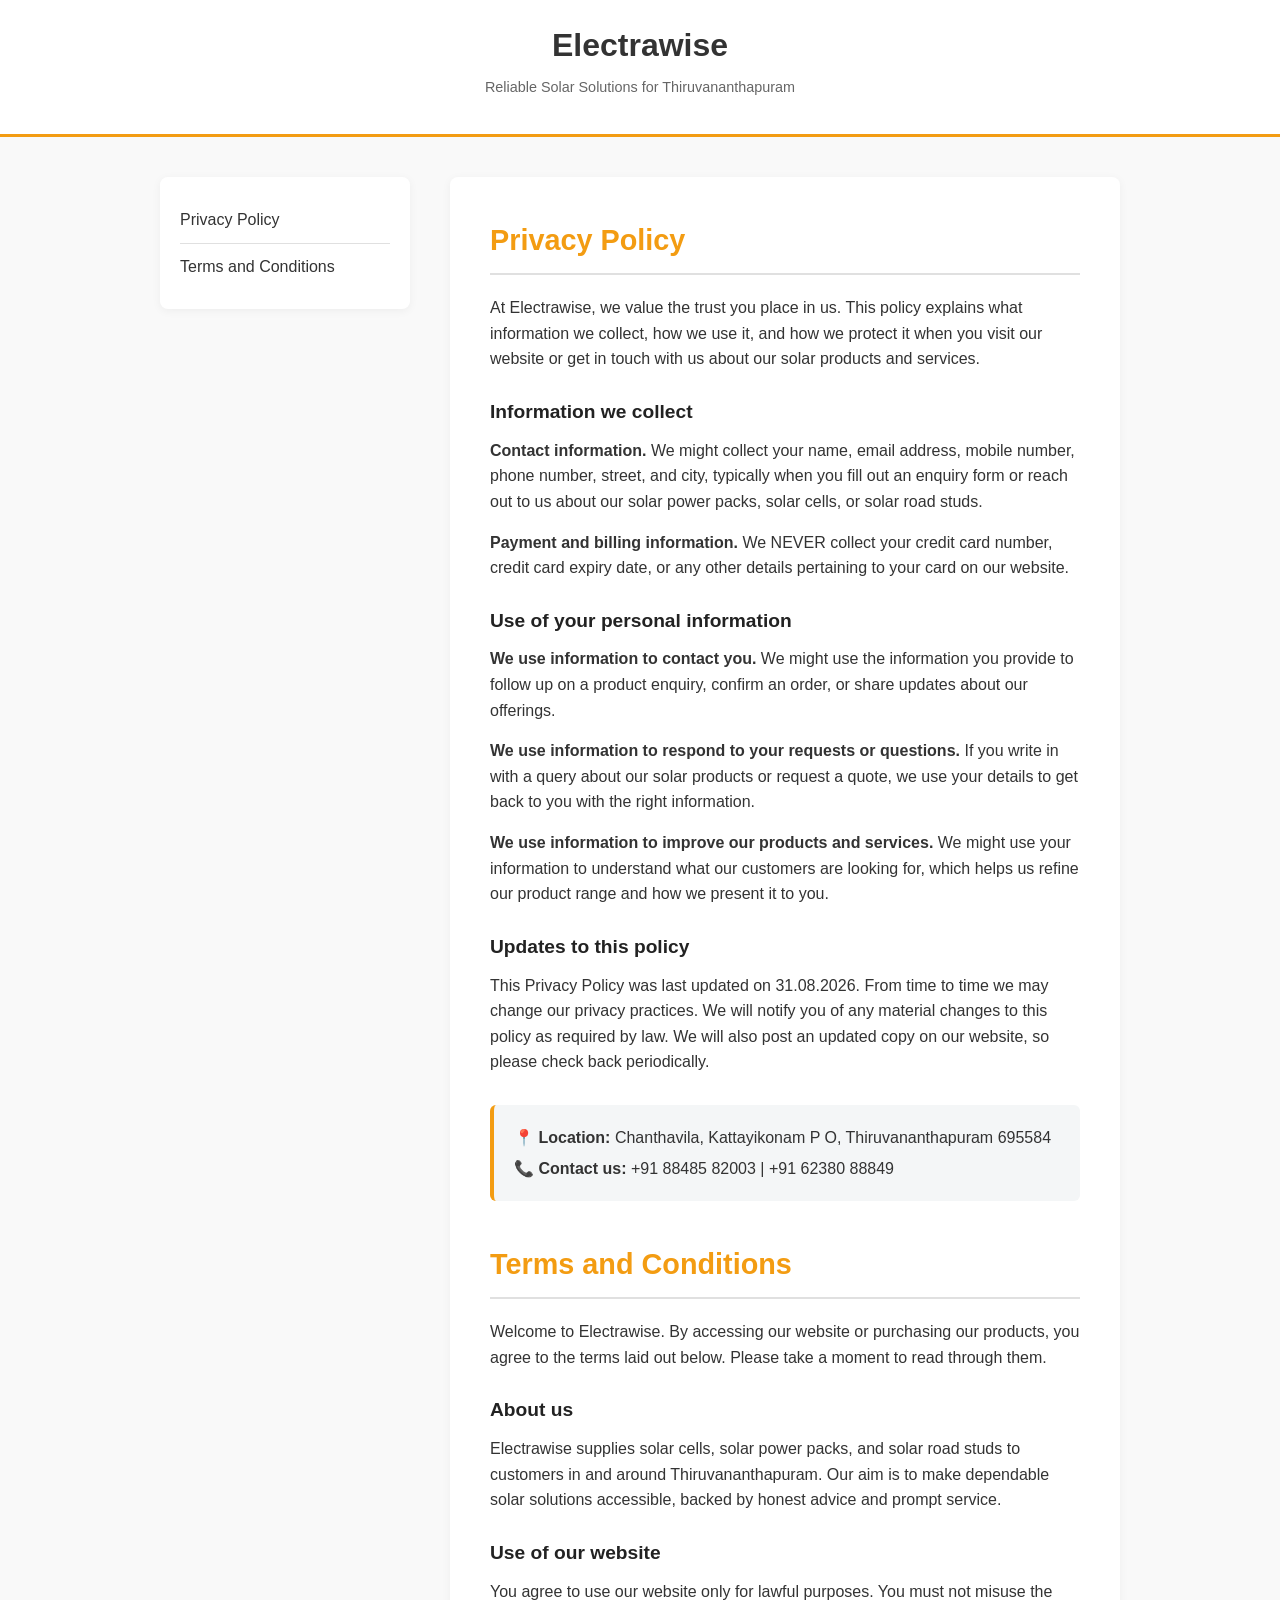
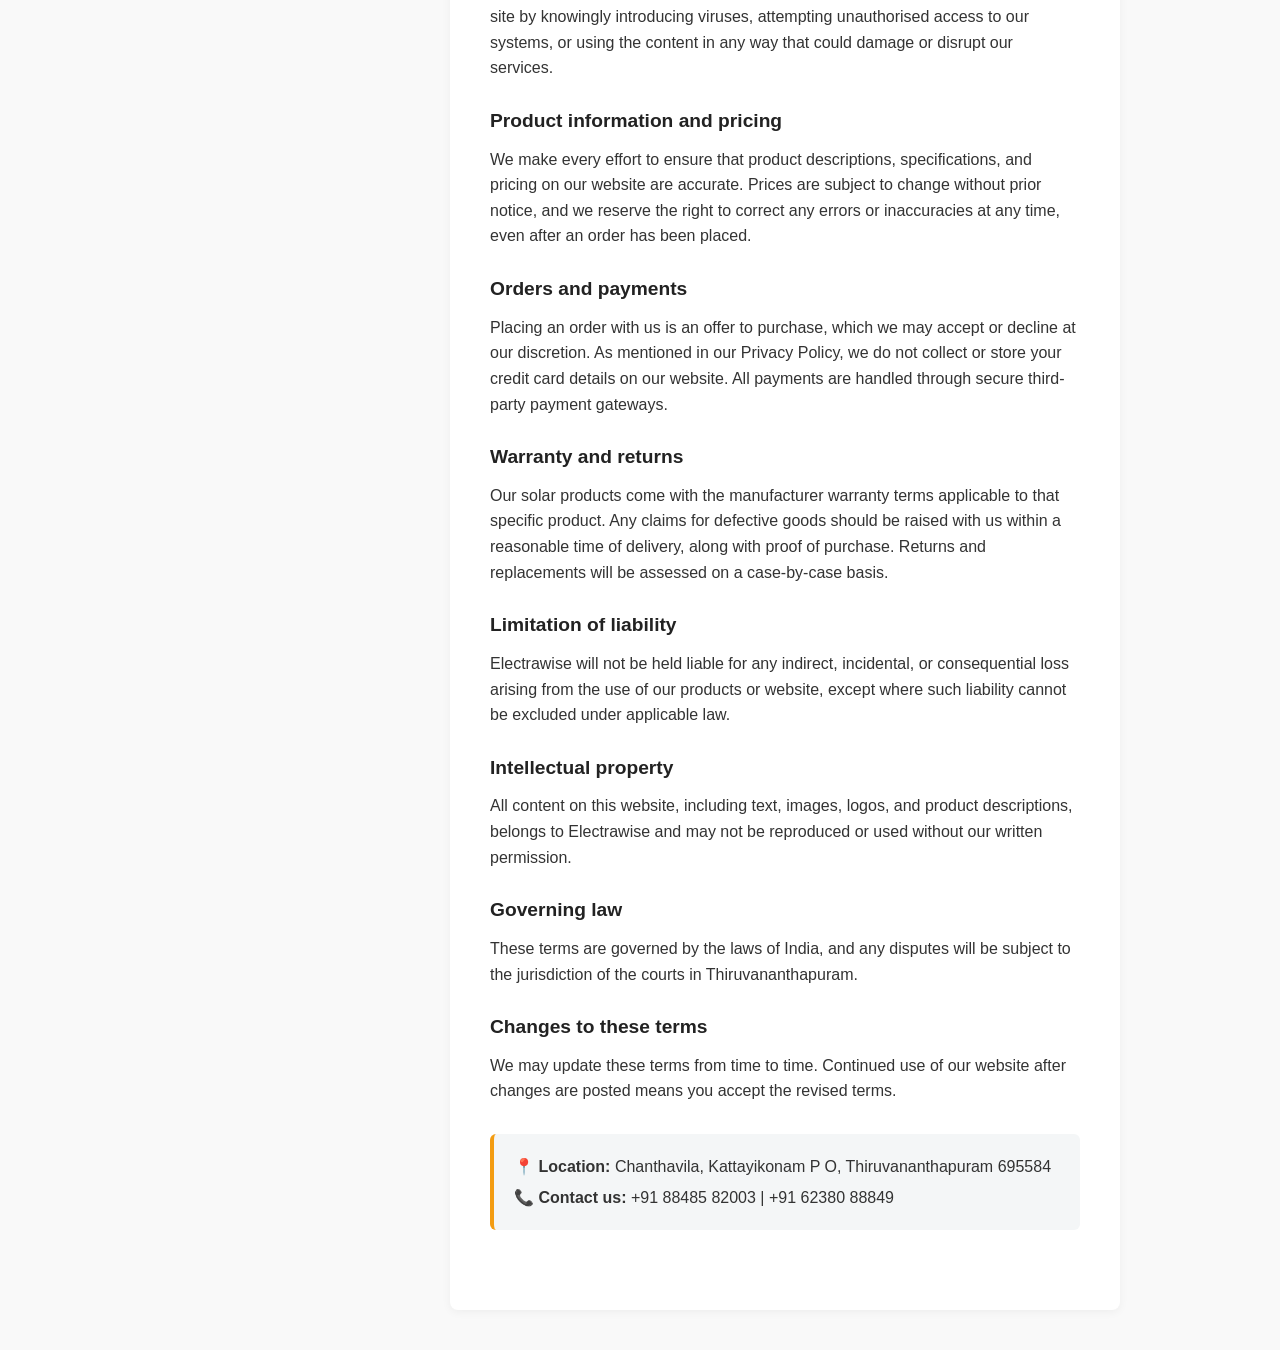
<file: policy.html>
<!DOCTYPE html>
<html lang="en">
<head>
    <meta charset="UTF-8">
    <meta name="viewport" content="width=device-width, initial-scale=1.0">
    <title>Privacy Policy & Terms and Conditions | Electrawise</title>
    <style>
        :root {
            --primary-color: #f39c12; /* Solar orange/yellow */
            --text-color: #333333;
            --bg-color: #f9f9f9;
            --white: #ffffff;
            --border-color: #e0e0e0;
        }

        * {
            box-sizing: border-box;
            margin: 0;
            padding: 0;
        }

        body {
            font-family: 'Segoe UI', Roboto, Helvetica, Arial, sans-serif;
            line-height: 1.6;
            color: var(--text-color);
            background-color: var(--bg-color);
        }

        header {
            background-color: var(--white);
            border-bottom: 3px solid var(--primary-color);
            padding: 20px 0;
            text-align: center;
        }

        header h1 {
            font-size: 2rem;
            color: var(--text-color);
            margin-bottom: 5px;
        }

        header p {
            color: #666;
            font-size: 0.9rem;
        }

        .container {
            max-width: 1000px;
            margin: 40px auto;
            padding: 0 20px;
            display: flex;
            gap: 40px;
        }

        /* Sidebar Navigation */
        .sidebar {
            flex: 0 0 250px;
        }

        .sidebar-nav {
            position: sticky;
            top: 20px;
            background: var(--white);
            padding: 20px;
            border-radius: 8px;
            box-shadow: 0 2px 10px rgba(0,0,0,0.05);
        }

        .sidebar-nav a {
            display: block;
            text-decoration: none;
            color: var(--text-color);
            padding: 10px 0;
            border-bottom: 1px solid var(--border-color);
            font-weight: 500;
            transition: color 0.3s ease;
        }

        .sidebar-nav a:last-child {
            border-bottom: none;
        }

        .sidebar-nav a:hover {
            color: var(--primary-color);
        }

        /* Content Area */
        .content {
            flex: 1;
            background: var(--white);
            padding: 40px;
            border-radius: 8px;
            box-shadow: 0 2px 10px rgba(0,0,0,0.05);
        }

        section {
            margin-bottom: 40px;
        }

        h2 {
            font-size: 1.8rem;
            color: var(--primary-color);
            margin-bottom: 20px;
            padding-bottom: 10px;
            border-bottom: 2px solid var(--border-color);
        }

        h3 {
            font-size: 1.2rem;
            margin-top: 25px;
            margin-bottom: 10px;
            color: #222;
        }

        p {
            margin-bottom: 15px;
            font-size: 1rem;
        }

        .contact-info {
            background-color: #f4f6f7;
            padding: 20px;
            border-radius: 6px;
            border-left: 4px solid var(--primary-color);
            margin-top: 30px;
        }

        .contact-info p {
            margin-bottom: 5px;
            font-weight: 500;
        }

        .contact-info p:last-child {
            margin-bottom: 0;
        }

        /* Responsive Design */
        @media (max-width: 768px) {
            .container {
                flex-direction: column;
                margin: 20px auto;
            }

            .sidebar {
                flex: none;
            }

            .sidebar-nav {
                position: relative;
                top: 0;
            }

            .content {
                padding: 20px;
            }
        }
    </style>
</head>
<body>

    <header>
        <h1>Electrawise</h1>
        <p>Reliable Solar Solutions for Thiruvananthapuram</p>
    </header>

    <div class="container">
        <aside class="sidebar">
            <nav class="sidebar-nav">
                <a href="#privacy-policy">Privacy Policy</a>
                <a href="#terms-and-conditions">Terms and Conditions</a>
            </nav>
        </aside>

        <main class="content">
            <section id="privacy-policy">
                <h2>Privacy Policy</h2>
                <p>At Electrawise, we value the trust you place in us. This policy explains what information we collect, how we use it, and how we protect it when you visit our website or get in touch with us about our solar products and services.</p>

                <h3>Information we collect</h3>
                <p><strong>Contact information.</strong> We might collect your name, email address, mobile number, phone number, street, and city, typically when you fill out an enquiry form or reach out to us about our solar power packs, solar cells, or solar road studs.</p>
                <p><strong>Payment and billing information.</strong> We NEVER collect your credit card number, credit card expiry date, or any other details pertaining to your card on our website.</p>

                <h3>Use of your personal information</h3>
                <p><strong>We use information to contact you.</strong> We might use the information you provide to follow up on a product enquiry, confirm an order, or share updates about our offerings.</p>
                <p><strong>We use information to respond to your requests or questions.</strong> If you write in with a query about our solar products or request a quote, we use your details to get back to you with the right information.</p>
                <p><strong>We use information to improve our products and services.</strong> We might use your information to understand what our customers are looking for, which helps us refine our product range and how we present it to you.</p>

                <h3>Updates to this policy</h3>
                <p>This Privacy Policy was last updated on 31.08.2026. From time to time we may change our privacy practices. We will notify you of any material changes to this policy as required by law. We will also post an updated copy on our website, so please check back periodically.</p>

                <div class="contact-info">
                    <p>📍 <strong>Location:</strong> Chanthavila, Kattayikonam P O, Thiruvananthapuram 695584</p>
                    <p>📞 <strong>Contact us:</strong> +91 88485 82003 | +91 62380 88849</p>
                </div>
            </section>

            <section id="terms-and-conditions">
                <h2>Terms and Conditions</h2>
                <p>Welcome to Electrawise. By accessing our website or purchasing our products, you agree to the terms laid out below. Please take a moment to read through them.</p>

                <h3>About us</h3>
                <p>Electrawise supplies solar cells, solar power packs, and solar road studs to customers in and around Thiruvananthapuram. Our aim is to make dependable solar solutions accessible, backed by honest advice and prompt service.</p>

                <h3>Use of our website</h3>
                <p>You agree to use our website only for lawful purposes. You must not misuse the site by knowingly introducing viruses, attempting unauthorised access to our systems, or using the content in any way that could damage or disrupt our services.</p>

                <h3>Product information and pricing</h3>
                <p>We make every effort to ensure that product descriptions, specifications, and pricing on our website are accurate. Prices are subject to change without prior notice, and we reserve the right to correct any errors or inaccuracies at any time, even after an order has been placed.</p>

                <h3>Orders and payments</h3>
                <p>Placing an order with us is an offer to purchase, which we may accept or decline at our discretion. As mentioned in our Privacy Policy, we do not collect or store your credit card details on our website. All payments are handled through secure third-party payment gateways.</p>

                <h3>Warranty and returns</h3>
                <p>Our solar products come with the manufacturer warranty terms applicable to that specific product. Any claims for defective goods should be raised with us within a reasonable time of delivery, along with proof of purchase. Returns and replacements will be assessed on a case-by-case basis.</p>

                <h3>Limitation of liability</h3>
                <p>Electrawise will not be held liable for any indirect, incidental, or consequential loss arising from the use of our products or website, except where such liability cannot be excluded under applicable law.</p>

                <h3>Intellectual property</h3>
                <p>All content on this website, including text, images, logos, and product descriptions, belongs to Electrawise and may not be reproduced or used without our written permission.</p>

                <h3>Governing law</h3>
                <p>These terms are governed by the laws of India, and any disputes will be subject to the jurisdiction of the courts in Thiruvananthapuram.</p>

                <h3>Changes to these terms</h3>
                <p>We may update these terms from time to time. Continued use of our website after changes are posted means you accept the revised terms.</p>

                <div class="contact-info">
                    <p>📍 <strong>Location:</strong> Chanthavila, Kattayikonam P O, Thiruvananthapuram 695584</p>
                    <p>📞 <strong>Contact us:</strong> +91 88485 82003 | +91 62380 88849</p>
                </div>
            </section>
        </main>
    </div>

</body>
</html>
</file>
